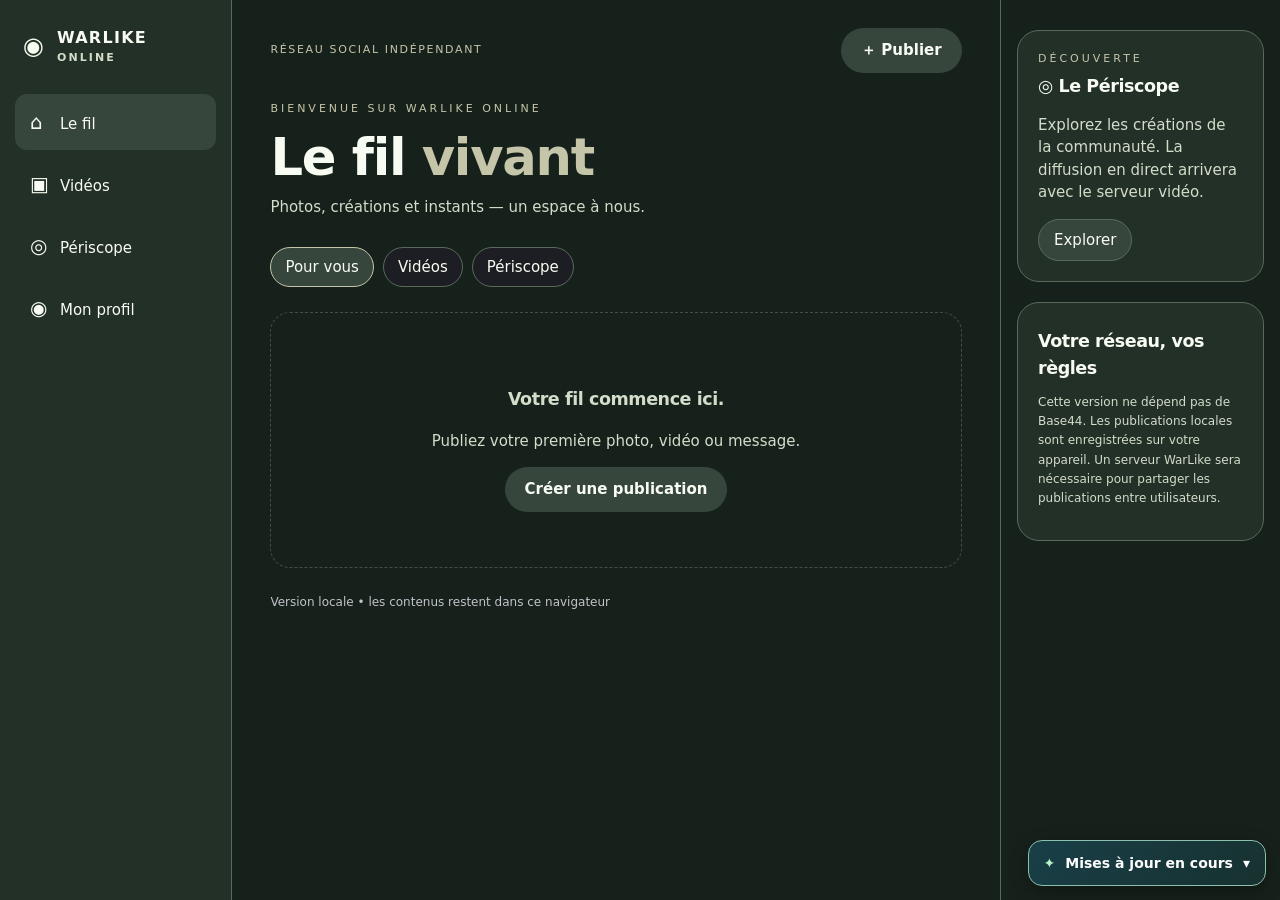
<file: index.html>
<!doctype html>
<html data-warlike-app="warlike-online" lang="fr"><head><meta charset="utf-8"><meta name="viewport" content="width=device-width,initial-scale=1">
<meta name="theme-color" content="#0d0e12"><meta name="description" content="WarLike Online — votre espace social indépendant.">
<title>WarLike Online — Le fil vivant</title>
<style>
:root{color-scheme:dark;--bg:#0b0c10;--panel:#15161c;--line:#292b34;--muted:#9b9ca7;--accent:#ff6234;--text:#f3f2f3}
*{box-sizing:border-box}body{margin:0;background:var(--bg);color:var(--text);font:15px/1.5 system-ui,-apple-system,Segoe UI,sans-serif}button,input,textarea,select{font:inherit}button{cursor:pointer}a{color:inherit;text-decoration:none}
button:focus-visible,input:focus-visible,textarea:focus-visible{outline:2px solid #ff9a77;outline-offset:3px}
.shell{max-width:1330px;margin:auto;display:grid;grid-template-columns:225px minmax(0,1fr) 285px;min-height:100vh}.side{border-right:1px solid var(--line);padding:28px 15px;position:sticky;top:0;height:100vh}.brand{font-weight:850;letter-spacing:1.5px;font-size:19px;display:flex;gap:10px;align-items:center;margin:0 8px 34px}.mark{color:var(--accent);font-size:26px}
nav button{width:100%;background:transparent;color:var(--text);border:0;text-align:left;border-radius:12px;padding:13px 15px;margin-bottom:6px}nav button.active,nav button:hover{background:#26232a}nav .symbol{display:inline-block;width:30px;font-size:20px}
.btn{background:var(--accent);color:#180b07;border:0;border-radius:25px;padding:11px 20px;font-weight:800}.btn:hover{filter:brightness(1.1)}.ghost{background:#25262c;color:var(--text);border:1px solid var(--line);border-radius:22px;padding:9px 15px}
main{min-width:0;padding:28px clamp(14px,3vw,50px)}.top{display:flex;justify-content:space-between;align-items:center;gap:12px;margin-bottom:28px}.eyebrow{color:var(--accent);font-size:11px;letter-spacing:3px;text-transform:uppercase}.heading{font:700 clamp(36px,5vw,58px)/1.12 Georgia,serif;margin:12px 0 10px}.heading em{color:var(--accent)}.sub{color:var(--muted);margin:0 0 28px}.tabs{display:flex;gap:9px;flex-wrap:wrap;margin-bottom:25px}.tab{background:#1d1e24;border:1px solid var(--line);color:var(--text);border-radius:30px;padding:8px 14px}.tab.active{background:var(--accent);color:#170a06}
.post{background:var(--panel);border:1px solid var(--line);border-radius:19px;margin:0 0 25px;overflow:hidden}.post-head{display:flex;gap:11px;align-items:center;padding:15px}.avatar{background:linear-gradient(145deg,#ff8a3c,#9f2463);width:41px;height:41px;border-radius:50%;display:grid;place-items:center;color:#fff;font-weight:800;flex-shrink:0}.handle{color:var(--muted);font-size:12px}.post-media{width:100%;max-height:600px;object-fit:contain;background:#08080a;display:block}.post-text{white-space:pre-wrap;overflow-wrap:anywhere;padding:0 18px 12px}.post-actions{padding:12px 18px 18px;display:flex;gap:9px;flex-wrap:wrap}.post-actions button{background:none;border:0;color:var(--text);padding:5px}.post-actions button.liked{color:var(--accent)}.comment-list{border-top:1px solid var(--line);padding:8px 18px}.comment{color:#d1d1d6;margin:5px 0}.comment-form{display:flex;gap:8px;padding:12px 16px}.comment-form input{flex:1;min-width:0}
input,textarea,select{background:#22232b;border:1px solid #42434d;border-radius:10px;color:var(--text);padding:11px;width:100%}textarea{min-height:125px;resize:vertical}
.right{padding:30px 16px;border-left:1px solid var(--line)}.box{background:var(--panel);border:1px solid var(--line);border-radius:22px;padding:20px;margin-bottom:20px}.box h3{margin:5px 0 11px}.muted{color:var(--muted)}.note{font-size:12px;color:var(--muted);line-height:1.6}.follow{display:flex;align-items:center;gap:10px;margin:12px 0}.follow .ghost{margin-left:auto;font-size:12px;padding:5px 9px}
.cardgrid{display:grid;grid-template-columns:repeat(auto-fit,minmax(220px,1fr));gap:15px}.tile{border:1px solid var(--line);border-radius:18px;background:var(--panel);padding:18px}.tile video{width:100%;max-height:390px;border-radius:12px;background:#000}.empty{border:1px dashed #494950;border-radius:20px;text-align:center;padding:55px 22px;color:var(--muted)}
.overlay{position:fixed;inset:0;background:#050508ce;z-index:20;display:grid;place-items:center;padding:15px}.dialog{width:min(550px,100%);max-height:95vh;overflow:auto;border-radius:20px;background:#1b1c23;border:1px solid #43434c;padding:25px}.field{margin:15px 0}.field label{display:block;margin-bottom:7px;font-weight:600}.row{display:flex;gap:10px;align-items:center;flex-wrap:wrap}.notice{border:1px solid #744c30;background:#302019;padding:12px;border-radius:12px;color:#f5c6ad;font-size:13px}.hide{display:none!important}.small{font-size:12px}.reels{display:grid;grid-template-columns:repeat(auto-fit,minmax(225px,1fr));gap:20px}.reel{background:#14151b;border-radius:18px;padding:10px;border:1px solid var(--line)}.reel video{width:100%;aspect-ratio:9/16;object-fit:contain;background:#000;border-radius:12px}.status{color:#c2c2cb;font-size:12px;margin-top:25px}
@media(max-width:1080px){.shell{grid-template-columns:190px minmax(0,1fr)}.right{display:none}}
@media(max-width:650px){.shell{display:block}.side{position:fixed;z-index:10;top:auto;bottom:0;height:63px;width:100%;padding:5px;background:#14151af2;border-right:0;border-top:1px solid var(--line)}.brand{display:none}nav{display:flex;justify-content:space-around}nav button{font-size:11px;text-align:center;padding:4px;margin:0;width:auto}nav .symbol{display:block;width:auto;font-size:20px}main{padding:18px 13px 90px}.heading{font-size:40px}.top{margin-bottom:22px}.btn{padding:10px 15px}.post-media{max-height:460px}}
</style>
<link rel="stylesheet" href="./design-system/warlike-foundation.css?v=1.1">
<link rel="stylesheet" href="./design-system/warlike-shell.css?v=1.1">
<link rel="stylesheet" href="./design-system/warlike-online.css?v=1.1.5">
<link rel="stylesheet" href="./warlike-update-status.css"></head><body><details class="warlike-update-notice"><summary>Mises à jour en cours</summary><p>WarLike évolue : améliorations et nouvelles fonctionnalités. Vous pouvez continuer à utiliser cette application normalement.</p></details>
<div class="shell">
<aside class="side"><div class="brand"><span class="mark" aria-hidden="true">◉</span><span class="brand-name">WARLIKE<span class="brand-product">ONLINE</span></span></div><nav id="nav">
<button data-view="feed" class="active"><span class="symbol">⌂</span>Le fil</button>
<button data-view="reels"><span class="symbol">▣</span>Vidéos</button>
<button data-view="periscope"><span class="symbol">◎</span>Périscope</button>
<button data-view="profile"><span class="symbol">◉</span>Mon profil</button>
</nav></aside>
<main><div class="top"><span class="eyebrow">Réseau social indépendant</span><button class="btn" id="newPost">＋ Publier</button></div><div id="content" aria-live="polite"></div><p class="status" id="status">Version locale • les contenus restent dans ce navigateur</p></main>
<aside class="right"><div class="box"><div class="eyebrow">Découverte</div><h3>◎ Le Périscope</h3><p class="muted">Explorez les créations de la communauté. La diffusion en direct arrivera avec le serveur vidéo.</p><button class="ghost" id="discover">Explorer</button></div><div class="box"><h3>Votre réseau, vos règles</h3><p class="note">Cette version ne dépend pas de Base44. Les publications locales sont enregistrées sur votre appareil. Un serveur WarLike sera nécessaire pour partager les publications entre utilisateurs.</p></div></aside>
</div><div id="modal" class="overlay hide" role="presentation"><div class="dialog" role="dialog" aria-modal="true" aria-labelledby="modalTitle"><div class="row" style="justify-content:space-between"><h2 id="modalTitle">Nouvelle publication</h2><button class="ghost" id="closeModal" aria-label="Fermer">✕</button></div>
<form id="postForm"><div class="field"><label for="postText">Votre message</label><textarea id="postText" maxlength="2000" placeholder="Que voulez-vous partager ?"></textarea></div><div class="field"><label for="postMedia">Photo ou vidéo</label><input id="postMedia" type="file" accept="image/*,video/*"><p class="note">La vidéo ou photo sera conservée localement dans ce navigateur.</p></div><button class="btn" type="submit">Publier</button></form></div></div>
<script>
(()=>{'use strict';
const $=s=>document.querySelector(s), content=$('#content');
const esc=s=>String(s??'').replace(/[&<>"']/g,c=>({'&':'&amp;','<':'&lt;','>':'&gt;','"':'&quot;',"'":'&#39;'}[c]));
const uid=()=>crypto.randomUUID?.()||Date.now()+'-'+Math.random();
const STORAGE='warlike-online-v1';let state={name:'Créateur WarLike',handle:'@warlike',posts:[],likes:[],following:[]};
try{const saved=JSON.parse(localStorage.getItem(STORAGE));if(saved&&typeof saved==='object')state={...state,...saved};}catch{}
let view='feed',mediaUrls=[],dbPromise;
const save=()=>localStorage.setItem(STORAGE,JSON.stringify(state));
function db(){if(!dbPromise)dbPromise=new Promise((resolve,reject)=>{let r=indexedDB.open('warlike-online-media',1);r.onupgradeneeded=()=>r.result.createObjectStore('media');r.onsuccess=()=>resolve(r.result);r.onerror=()=>reject(r.error)});return dbPromise}
async function putMedia(id,file){const d=await db();return new Promise((resolve,reject)=>{const t=d.transaction('media','readwrite');t.objectStore('media').put(file,id);t.oncomplete=resolve;t.onerror=()=>reject(t.error)})}
async function getMedia(id){const d=await db();return new Promise((resolve,reject)=>{const r=d.transaction('media').objectStore('media').get(id);r.onsuccess=()=>resolve(r.result);r.onerror=()=>reject(r.error)})}
function cleanup(){mediaUrls.forEach(URL.revokeObjectURL);mediaUrls=[]}
function title(kicker,head,sub){return '<div class="eyebrow">'+kicker+'</div><h1 class="heading">'+head+'</h1><p class="sub">'+sub+'</p>'}
function postCard(p){const liked=state.likes.includes(p.id);return '<article class="post"><div class="post-head"><div class="avatar">'+esc(p.author.slice(0,1).toUpperCase())+'</div><div><b>'+esc(p.author)+'</b><div class="handle">'+esc(p.handle)+' · '+new Date(p.created).toLocaleString('fr-FR')+'</div></div></div><div class="media-slot" data-media="'+esc(p.id)+'"></div><p class="post-text">'+esc(p.text)+'</p><div class="post-actions"><button class="'+(liked?'liked':'')+'" data-like="'+esc(p.id)+'" aria-label="J’aime">♥ '+(p.likes||0)+'</button><button data-focuscomment="'+esc(p.id)+'">♧ Commenter</button></div><div class="comment-list">'+(p.comments||[]).map(c=>'<p class="comment"><b>'+esc(c.author)+'</b> '+esc(c.text)+'</p>').join('')+'</div><form class="comment-form" data-comment="'+esc(p.id)+'"><input required maxlength="350" placeholder="Écrire un commentaire…" aria-label="Commentaire"><button type="submit" class="ghost">Envoyer</button></form></article>'}
async function hydrateMedia(){for(const e of content.querySelectorAll('[data-media]')){const p=state.posts.find(p=>p.id===e.dataset.media);if(!p?.mediaType)continue;try{const blob=await getMedia(p.id);if(!blob||!e.isConnected)continue;const url=URL.createObjectURL(blob);mediaUrls.push(url);let m=document.createElement(p.mediaType.startsWith('video/')?'video':'img');m.className='post-media';m.src=url;if(m.tagName==='VIDEO'){m.controls=true;m.preload='metadata';m.playsInline=true}else m.alt='Image de la publication';e.append(m)}catch{e.textContent='Média local inaccessible'}}}
async function render(){cleanup();document.querySelectorAll('[data-view]').forEach(b=>b.classList.toggle('active',b.dataset.view===view));
if(view==='feed'){content.innerHTML=title('Bienvenue sur WarLike Online','Le fil <em>vivant</em>','Photos, créations et instants — un espace à nous.')+'<div class="tabs"><button class="tab active" data-view="feed">Pour vous</button><button class="tab" data-view="reels">Vidéos</button><button class="tab" data-view="periscope">Périscope</button></div>'+(state.posts.length?state.posts.map(postCard).join(''):'<div class="empty"><h3>Votre fil commence ici.</h3><p>Publiez votre première photo, vidéo ou message.</p><button class="btn" data-compose>Créer une publication</button></div>');await hydrateMedia()}
else if(view==='reels'){const videos=state.posts.filter(p=>p.mediaType?.startsWith('video/'));content.innerHTML=title('Vidéos verticales','WarLike <em>Clips</em>','Les vidéos que vous publiez, réunies dans un seul flux.')+(videos.length?'<div class="reels">'+videos.map(p=>'<article class="reel"><div data-reel="'+esc(p.id)+'"></div><strong>'+esc(p.author)+'</strong><p>'+esc(p.text)+'</p></article>').join('')+'</div>':'<div class="empty">Aucune vidéo pour le moment. Utilisez Publier pour ajouter un clip.</div>');for(const e of content.querySelectorAll('[data-reel]')){try{const b=await getMedia(e.dataset.reel);if(b&&e.isConnected){const u=URL.createObjectURL(b);mediaUrls.push(u);const v=document.createElement('video');v.src=u;v.controls=true;v.playsInline=true;v.preload='metadata';e.append(v)}}catch{}}}
else if(view==='periscope'){content.innerHTML=title('Découverte','Le <em>Périscope</em>','Notre espace pour découvrir le monde et les directs WarLike.')+'<div class="cardgrid"><div class="tile"><div class="eyebrow">Fonction à venir</div><h2>◎ WarLike LIVE</h2><p class="muted">Diffusion vidéo entre utilisateurs, commentaires en temps réel et rediffusion.</p><p class="notice">Le streaming réel exige un backend vidéo, une gestion des accès et la modération. Aucune diffusion réelle n’est active actuellement.</p></div><div class="tile"><h2>Explorer les clips</h2><p class="muted">Retrouvez les vidéos publiées depuis cet appareil.</p><button class="btn" data-view="reels">Voir les vidéos</button></div></div>'}
else{content.innerHTML=title('Mon espace','Mon <em>profil</em>','Personnalisez votre présence sur WarLike Online.')+'<div class="tile"><div class="row"><div class="avatar">'+esc(state.name[0]||'W')+'</div><div><h2 style="margin:0">'+esc(state.name)+'</h2><span class="muted">'+esc(state.handle)+'</span></div></div><p>'+state.posts.length+' publication(s)</p><form id="profileForm"><div class="field"><label for="name">Nom affiché</label><input id="name" maxlength="50" required value="'+esc(state.name)+'"></div><div class="field"><label for="handle">Identifiant</label><input id="handle" maxlength="30" required pattern="@[a-zA-Z0-9_]{2,29}" value="'+esc(state.handle)+'"></div><button class="btn">Enregistrer</button></form></div><h2>Mes publications</h2>'+(state.posts.length?state.posts.map(postCard).join(''):'<p class="muted">Pas encore de publications.</p>');await hydrateMedia()}}
function navigate(v){view=v;render();window.scrollTo({top:0,behavior:'smooth'})}
function showModal(){$('#modal').classList.remove('hide');$('#postText').focus()}
$('#newPost').onclick=showModal;$('#closeModal').onclick=()=>$('#modal').classList.add('hide');$('#modal').onclick=e=>{if(e.target.id==='modal')$('#modal').classList.add('hide')};$('#discover').onclick=()=>navigate('periscope');
document.addEventListener('click',e=>{const b=e.target.closest('[data-view]');if(b){navigate(b.dataset.view);return}if(e.target.closest('[data-compose]'))showModal();const l=e.target.closest('[data-like]');if(l){const id=l.dataset.like,p=state.posts.find(x=>x.id===id);if(!p)return;const was=state.likes.includes(id);state.likes=was?state.likes.filter(x=>x!==id):[...state.likes,id];p.likes=Math.max(0,(p.likes||0)+(was?-1:1));save();render()}const c=e.target.closest('[data-focuscomment]');if(c)document.querySelector('[data-comment="'+c.dataset.focuscomment+'"] input')?.focus()});
document.addEventListener('submit',e=>{if(e.target.matches('[data-comment]')){e.preventDefault();const p=state.posts.find(p=>p.id===e.target.dataset.comment),inp=e.target.querySelector('input');if(p&&inp.value.trim()){p.comments=[...(p.comments||[]),{author:state.name,text:inp.value.trim()}];save();render()}}if(e.target.id==='profileForm'){e.preventDefault();state.name=$('#name').value.trim();state.handle=$('#handle').value.trim();save();render()}});
$('#postForm').onsubmit=async e=>{e.preventDefault();const text=$('#postText').value.trim(),file=$('#postMedia').files[0];if(!text&&!file)return alert('Ajoutez un texte ou un média.');if(file&&!(/^(image|video)\//.test(file.type)))return alert('Format non pris en charge.');const id=uid(),p={id,author:state.name,handle:state.handle,text,created:Date.now(),likes:0,comments:[],mediaType:file?.type||null};try{if(file)await putMedia(id,file);state.posts.unshift(p);save();$('#postForm').reset();$('#modal').classList.add('hide');navigate('feed')}catch(err){alert('Stockage impossible : '+err.message)}};
render();
})();
</script></body></html>
</file>
<file: design-system/warlike-shell.css>
/* WarLike shell adapter — presentation only; retain app layout and semantic states. */
html[data-warlike-app="warlike-online"],html[data-warlike-app="warlike-online"] body.light{--bg:var(--wl-bg);--panel:var(--wl-surface);--panel2:var(--wl-surface-alt);--surface:var(--wl-surface);--soft:var(--wl-surface-alt);--side:var(--wl-bg);--line:var(--wl-border);--text:var(--wl-text);--white:var(--wl-text);--muted:var(--wl-text-muted);--accent:var(--wl-accent);--green:var(--wl-accent);--primary:var(--wl-primary);--teal:var(--wl-accent);}
html[data-warlike-app="warlike-online"] :is(.side,.post,.box,.dialog,.notice){background:var(--wl-surface);border-color:var(--wl-border);color:var(--wl-text)}
html[data-warlike-app="warlike-online"] :is(.hero,.welcome){background:linear-gradient(115deg,var(--wl-surface-alt),var(--wl-surface));border-color:var(--wl-border);color:var(--wl-text)}
html[data-warlike-app="warlike-online"] :is(.brand small,.brand-sub,.muted,.hint,.tag,.pill,.kicker,.side-title){color:var(--wl-text-muted)}
html[data-warlike-app="warlike-online"] :is(.eyebrow,.brand em,.brand b,.brand strong span,.logo span){color:var(--wl-accent)}
html[data-warlike-app="warlike-online"] :is(.primary,.btn.primary,.button:not(.secondary),.cta,.read,.new-room,.export-btn,.compose-launch,.hub-primary){background:var(--wl-primary);border-color:var(--wl-primary);color:var(--wl-primary-text);border-radius:var(--wl-radius-sm)}
html[data-warlike-app="warlike-online"] :is(.primary,.btn.primary,.cta,.read,.export-btn,.compose-launch):hover:not(:disabled){background:var(--wl-surface-alt);color:var(--wl-text);border-color:var(--wl-focus)}
html[data-warlike-app="warlike-online"] :is(.btn:not(.primary),.secondary,.button.secondary,.ghost,.outline,.import-button,.header-actions button){background:var(--wl-surface-alt);border-color:var(--wl-border);color:var(--wl-text)}
html[data-warlike-app="warlike-online"] :is(input:not([type=color]):not([type=range]):not([type=checkbox]):not([type=radio]):not([type=file]),select,textarea){background:var(--wl-bg);border-color:var(--wl-border);color:var(--wl-text)}
html[data-warlike-app="warlike-online"] :is(input,textarea)::placeholder{color:var(--wl-text-muted);opacity:1}
html[data-warlike-app="warlike-online"] :is(nav button,nav a,.nav button,.filters button,.filter,.tab):is(.active,[aria-current=page],[aria-current=true],[aria-pressed=true]){background:var(--wl-surface-alt);border-color:var(--wl-focus);color:var(--wl-text)}
html[data-warlike-app="warlike-online"] :is(.mark,.brand-mark,.logo:not(a),.brand .mark){background:var(--wl-forest);border-color:var(--wl-sage);color:var(--wl-ivory)}
</file>
<file: design-system/warlike-online.css>
/* WarLike Foundation 1.1 — canonical source: WarLike-Hub/design-system/.
   Vendored locally: no CDN, account, project or runtime dependency. */
:root{
  --wl-forest:#37463D;--wl-slate:#5B696B;--wl-graphite:#535953;
  --wl-ivory:#F8FBF1;--wl-sage:#C5C5A9;
  --wl-bg:#17211B;--wl-surface:#233027;--wl-surface-alt:#37463D;
  --wl-text:#F8FBF1;--wl-text-muted:#D4DCCA;--wl-border:#596A5C;
  --wl-primary:#C5C5A9;--wl-primary-text:#17211B;--wl-focus:#C5C5A9;
  --wl-secondary:#5B696B;--wl-secondary-text:#FFFFFF;
  --wl-accent:#C5C5A9;--wl-accent-text:#17211B;
  --wl-radius-sm:7px;--wl-radius-md:14px;--wl-radius-lg:20px;
  --wl-shadow:0 12px 30px #00000040;color-scheme:dark;
}
:root[data-warlike-mode="light"],:root[data-warlike-theme="light"],:root:has(body.light){
  --wl-bg:#F8FBF1;--wl-surface:#FFFFFF;--wl-surface-alt:#EEF1E6;
  --wl-text:#37463D;--wl-text-muted:#535953;--wl-border:#B0B7A8;
  --wl-primary:#37463D;--wl-primary-text:#F8FBF1;--wl-focus:#5B696B;
  --wl-accent:#37463D;--wl-accent-text:#F8FBF1;
  --wl-shadow:0 12px 30px #37463D1A;color-scheme:light;
}
html[data-warlike-app],html[data-warlike-app] body{background:var(--wl-bg);color:var(--wl-text)}
html[data-warlike-app] :focus-visible{outline:2px solid var(--wl-focus);outline-offset:3px}
html[data-warlike-app] :is(input[type=checkbox],input[type=radio],input[type=range]){accent-color:var(--wl-accent)}
html[data-warlike-app] ::selection{background:var(--wl-primary);color:var(--wl-primary-text)}
.wl-app{background:var(--wl-bg);color:var(--wl-text)}
.wl-card{background:var(--wl-surface);color:var(--wl-text);border:1px solid var(--wl-border);border-radius:var(--wl-radius-md)}
.wl-button-primary{background:var(--wl-primary);color:var(--wl-primary-text);border:1px solid var(--wl-primary);border-radius:var(--wl-radius-sm)}
.wl-input{background:var(--wl-surface);color:var(--wl-text);border:1px solid var(--wl-border);border-radius:var(--wl-radius-sm)}

html[data-warlike-app]{--bg:var(--wl-bg);--panel:var(--wl-surface);--surface:var(--wl-surface);--line:var(--wl-border);--text:var(--wl-text);--ink:var(--wl-text);--muted:var(--wl-text-muted);--sub:var(--wl-text-muted);--accent:var(--wl-accent);--a:var(--wl-accent)}
html[data-warlike-app] :is(.primary,button.primary,.btn.primary){background:var(--wl-primary);color:var(--wl-primary-text);border-color:var(--wl-primary);border-radius:var(--wl-radius-sm)}
html[data-warlike-app] :is(input:not([type=range]):not([type=checkbox]):not([type=file]):not([type=color]),textarea,select){background:var(--wl-bg);color:var(--wl-text);border-color:var(--wl-border)}
html[data-warlike-app] :is(input,textarea)::placeholder{color:var(--wl-text-muted);opacity:1}
html[data-warlike-app] :is(.eyebrow,.logo b,.brand em,.mark){color:var(--wl-accent)}
html[data-warlike-app] :is(nav button,nav a,.tab,.filter):is(.active,[aria-current=page],[aria-pressed=true]){background:var(--wl-surface-alt);color:var(--wl-text);border-color:var(--wl-focus)}
/* WarLike shell adapter — presentation only; retain app layout and semantic states. */
html[data-warlike-app="warlike-online"],html[data-warlike-app="warlike-online"] body.light{--bg:var(--wl-bg);--panel:var(--wl-surface);--panel2:var(--wl-surface-alt);--surface:var(--wl-surface);--soft:var(--wl-surface-alt);--side:var(--wl-bg);--line:var(--wl-border);--text:var(--wl-text);--white:var(--wl-text);--muted:var(--wl-text-muted);--accent:var(--wl-accent);--green:var(--wl-accent);--primary:var(--wl-primary);--teal:var(--wl-accent);}
html[data-warlike-app="warlike-online"] :is(.side,.post,.box,.dialog,.notice){background:var(--wl-surface);border-color:var(--wl-border);color:var(--wl-text)}
html[data-warlike-app="warlike-online"] :is(.hero,.welcome){background:linear-gradient(115deg,var(--wl-surface-alt),var(--wl-surface));border-color:var(--wl-border);color:var(--wl-text)}
html[data-warlike-app="warlike-online"] :is(.brand small,.brand-sub,.muted,.hint,.tag,.pill,.kicker,.side-title){color:var(--wl-text-muted)}
html[data-warlike-app="warlike-online"] :is(.eyebrow,.brand em,.brand b,.brand strong span,.logo span){color:var(--wl-accent)}
html[data-warlike-app="warlike-online"] :is(.primary,.btn.primary,.button:not(.secondary),.cta,.read,.new-room,.export-btn,.compose-launch,.hub-primary){background:var(--wl-primary);border-color:var(--wl-primary);color:var(--wl-primary-text);border-radius:var(--wl-radius-sm)}
html[data-warlike-app="warlike-online"] :is(.primary,.btn.primary,.cta,.read,.export-btn,.compose-launch):hover:not(:disabled){background:var(--wl-surface-alt);color:var(--wl-text);border-color:var(--wl-focus)}
html[data-warlike-app="warlike-online"] :is(.btn:not(.primary),.secondary,.button.secondary,.ghost,.outline,.import-button,.header-actions button){background:var(--wl-surface-alt);border-color:var(--wl-border);color:var(--wl-text)}
html[data-warlike-app="warlike-online"] :is(input:not([type=color]):not([type=range]):not([type=checkbox]):not([type=radio]):not([type=file]),select,textarea){background:var(--wl-bg);border-color:var(--wl-border);color:var(--wl-text)}
html[data-warlike-app="warlike-online"] :is(input,textarea)::placeholder{color:var(--wl-text-muted);opacity:1}
html[data-warlike-app="warlike-online"] :is(nav button,nav a,.nav button,.filters button,.filter,.tab):is(.active,[aria-current=page],[aria-current=true],[aria-pressed=true]){background:var(--wl-surface-alt);border-color:var(--wl-focus);color:var(--wl-text)}
html[data-warlike-app="warlike-online"] :is(.mark,.brand-mark,.logo:not(a),.brand .mark){background:var(--wl-forest);border-color:var(--wl-sage);color:var(--wl-ivory)}

html[data-warlike-app="warlike-online"] :is(.sidebar,.topbar,.post,.box,.dialog,.composer,.right-panel,.profile-card){background:var(--wl-surface);color:var(--wl-text);border-color:var(--wl-border)}

/* WarLike typography v1 — offline-friendly system font fallbacks. */
:root{--wl-font-ui:'Manrope','Plus Jakarta Sans','Inter','Segoe UI',system-ui,sans-serif;--wl-font-technical:'Inter','Noto Sans','Segoe UI',system-ui,sans-serif;--wl-font-editorial:'Playfair Display',Georgia,'Times New Roman',serif;--wl-font-cjk:'Noto Sans CJK SC','Noto Sans CJK JP','Noto Sans CJK KR','Microsoft YaHei','Yu Gothic','Malgun Gothic',sans-serif}
html[data-warlike-app] body{font-family:var(--wl-font-ui),var(--wl-font-cjk)}
html[data-warlike-app] :is(button,input,select,textarea){font-family:inherit}
html[data-warlike-app] :is(h1,h2,h3){letter-spacing:-.025em}


/* Online: use the shared UI typography and keep the wordmark inside navigation. */
html[data-warlike-app="warlike-online"] :is(h1,h2,h3,.heading){font-family:var(--wl-font-ui),var(--wl-font-cjk);font-style:normal;letter-spacing:-.025em}
html[data-warlike-app="warlike-online"] .heading{font-weight:750;font-size:clamp(32px,4vw,52px);line-height:1.12;overflow-wrap:anywhere}
html[data-warlike-app="warlike-online"] .heading em{font-family:inherit;font-style:normal;font-weight:inherit}
html[data-warlike-app="warlike-online"] .shell{width:100%;max-width:1440px;grid-template-columns:232px minmax(0,1fr) 280px}
html[data-warlike-app="warlike-online"] :is(.side,.right,main){min-width:0}
html[data-warlike-app="warlike-online"] .brand{display:flex;align-items:center;gap:10px;margin:0 8px 30px;min-width:0;font-family:var(--wl-font-ui),var(--wl-font-cjk);font-size:16px;font-weight:800;letter-spacing:.08em;line-height:1.2}
html[data-warlike-app="warlike-online"] .brand .mark{flex:0 0 24px;width:24px;font-size:24px;line-height:1;background:transparent;color:var(--wl-ivory);border:0}
html[data-warlike-app="warlike-online"] .brand-name{min-width:0;display:flex;flex-direction:column;gap:4px}
html[data-warlike-app="warlike-online"] .brand-product{font-size:11px;letter-spacing:.19em;font-weight:600;color:var(--wl-text-muted)}
html[data-warlike-app="warlike-online"] .top{flex-wrap:wrap}
html[data-warlike-app="warlike-online"] .top .eyebrow{min-width:0;overflow-wrap:anywhere;letter-spacing:.15em}
html[data-warlike-app="warlike-online"] :is(.btn,.ghost){font-family:var(--wl-font-ui),var(--wl-font-cjk)}
@media(max-width:1080px){html[data-warlike-app="warlike-online"] .shell{grid-template-columns:200px minmax(0,1fr)}}
@media(max-width:650px){html[data-warlike-app="warlike-online"] .shell{display:block}html[data-warlike-app="warlike-online"] .brand{display:none}html[data-warlike-app="warlike-online"] .heading{font-size:clamp(30px,8vw,40px)}}
</file>
<file: warlike-update-status.css>
.warlike-update-notice{position:fixed;bottom:14px;right:14px;z-index:900;max-width:min(360px,calc(100vw - 28px));font:600 14px/1.5 system-ui,sans-serif;color:#fff;background:linear-gradient(135deg,#193f48,#17312f);border:1px solid #8bbfae;border-radius:14px;box-shadow:0 5px 18px #0005;overflow:hidden}.warlike-update-notice summary{list-style:none;cursor:pointer;display:flex;gap:10px;align-items:center;min-height:44px;padding:9px 15px;color:#fff}.warlike-update-notice summary::-webkit-details-marker{display:none}.warlike-update-notice summary::before{content:"✦";color:#b8f5cc}.warlike-update-notice summary::after{content:"▾";margin-left:auto}.warlike-update-notice[open] summary::after{content:"▴"}.warlike-update-notice p{margin:0;padding:0 15px 15px;color:#ebf5f0;font-weight:400}.warlike-update-notice summary:focus-visible{outline:3px solid #fff;outline-offset:-4px}@media(max-width:480px){.warlike-update-notice{bottom:8px;right:8px;max-width:min(300px,calc(100vw - 16px))}}@media print{.warlike-update-notice{display:none!important}}
</file>
